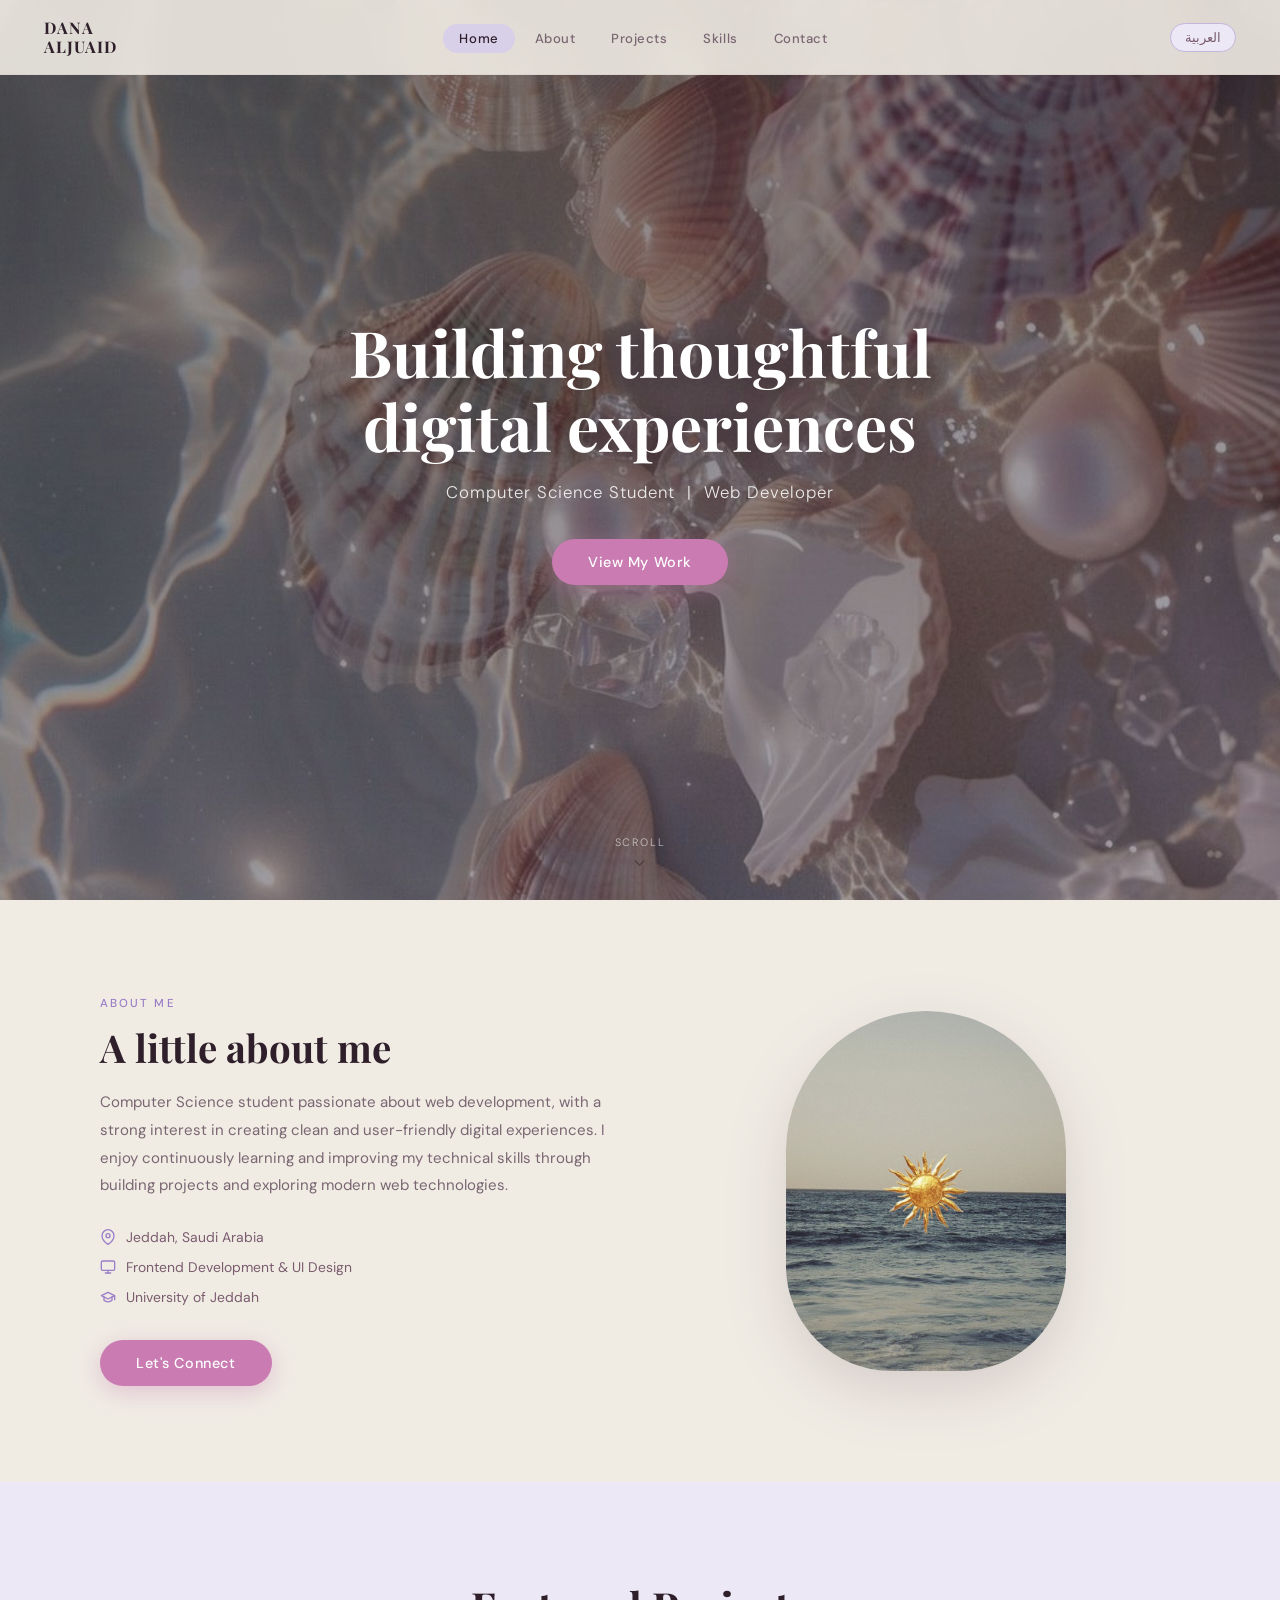
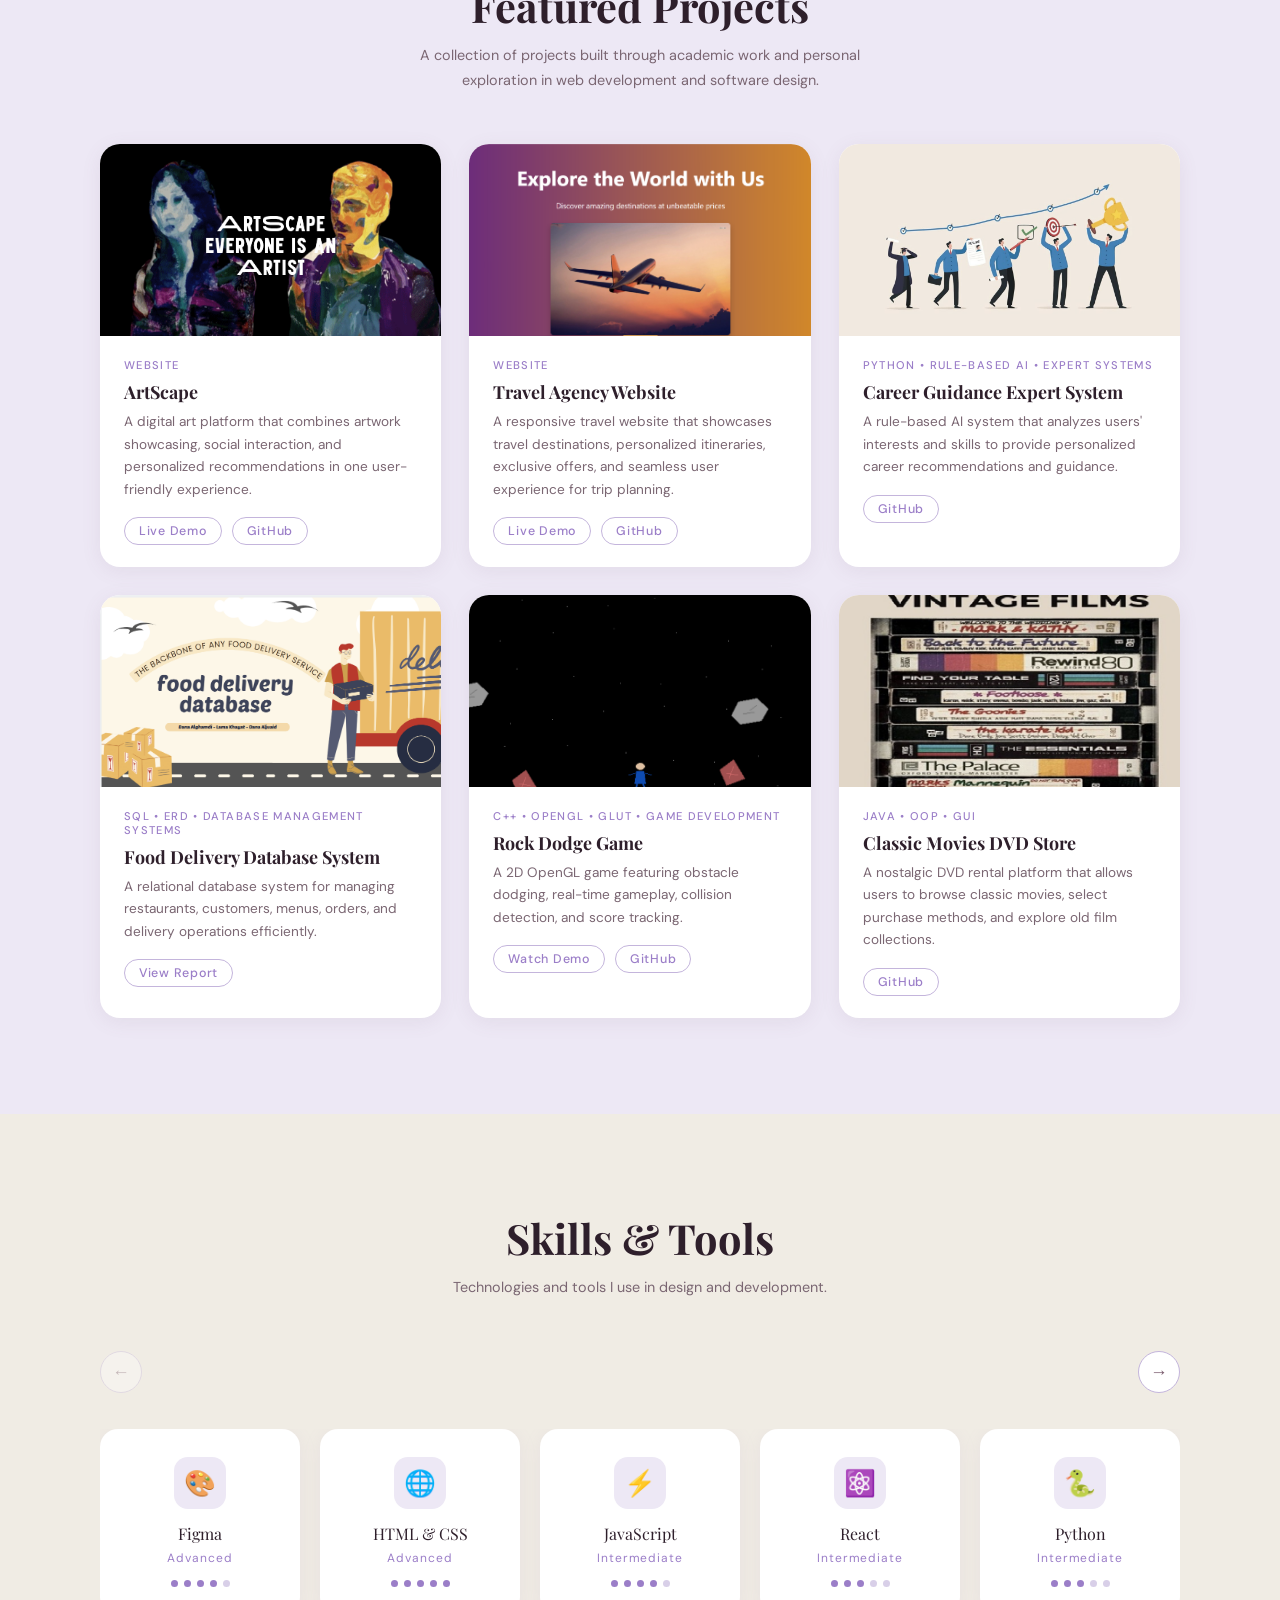
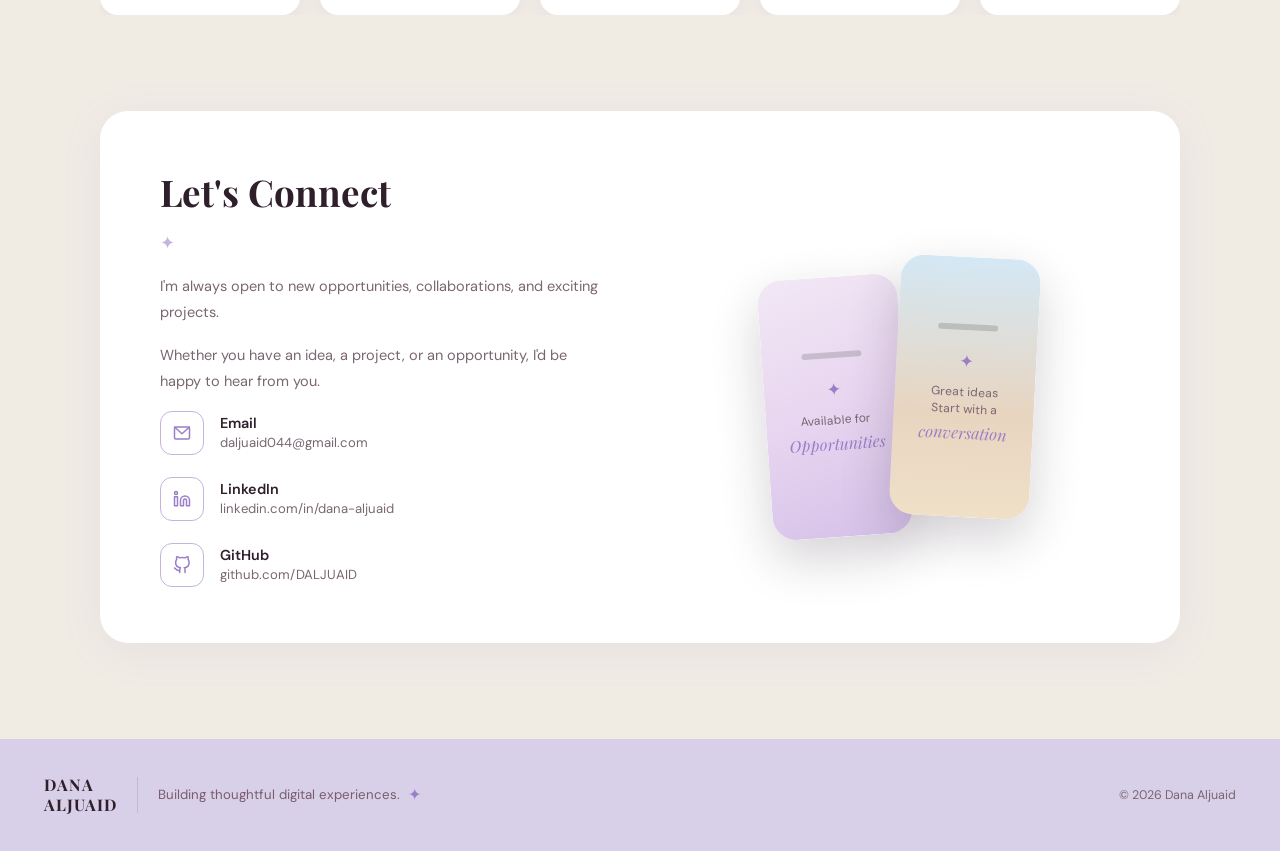
<file: index.html>
<!DOCTYPE html>
<html lang="en">
<head>
  <meta charset="UTF-8" />
  <meta name="viewport" content="width=device-width, initial-scale=1.0" />
  <title>Dana Aljuaid — Portfolio</title>
  <link rel="preconnect" href="https://fonts.googleapis.com" />
  <link rel="preconnect" href="https://fonts.gstatic.com" crossorigin />
  <link href="https://fonts.googleapis.com/css2?family=Playfair+Display:ital,wght@0,400;0,500;0,700;1,400&family=DM+Sans:wght@300;400;500&display=swap" rel="stylesheet" />
  <link rel="stylesheet" href="style.css" />
</head>
<body>
 
<!-- NAV -->
<nav id="navbar">
  <div class="logo">Dana<br>Aljuaid</div>
  <ul class="nav-links">
    <li><a href="#home" class="active">Home</a></li>
    <li><a href="#about">About</a></li>
    <li><a href="#projects">Projects</a></li>
    <li><a href="#skills">Skills</a></li>
    <li><a href="#contact">Contact</a></li>
  </ul>
  <a href="index-ar.html" class="lang-btn">العربية</a>
  <button class="hamburger" id="hamburger" aria-label="Menu">
    <span></span><span></span><span></span>
  </button>
</nav>
 
<!-- MOBILE MENU -->
<div class="mobile-menu" id="mobileMenu">
  <a href="#home"     onclick="closeMobile()">Home</a>
  <a href="#about"    onclick="closeMobile()">About</a>
  <a href="#projects" onclick="closeMobile()">Projects</a>
  <a href="#skills"   onclick="closeMobile()">Skills</a>
  <a href="#contact"  onclick="closeMobile()">Contact</a>
</div>
 
<!-- HERO -->
<section id="home">
  <div class="hero-bg"></div>
  <div class="hero-overlay"></div>
  <div class="hero-content">
    <h1 class="hero-title">Building thoughtful digital experiences</h1>
    <p class="hero-sub">Computer Science Student &nbsp;|&nbsp; Web Developer</p>
    <a href="#projects" class="btn-pill">View My Work</a>
  </div>
  <div class="scroll-hint">
    <span>Scroll</span>
    <svg width="18" height="18" viewBox="0 0 24 24" fill="none" stroke="currentColor" stroke-width="2" stroke-linecap="round" stroke-linejoin="round">
      <polyline points="6 9 12 15 18 9"/>
    </svg>
  </div>
</section>
 
<!-- ABOUT -->
<section id="about">
  <div class="section-inner">
    <div class="about-grid">
      <div class="reveal">
        <p class="about-label">About me</p>
        <h2 class="about-title">A little about me</h2>
        <p class="about-text">
          Computer Science student passionate about web development, with a strong interest in creating
          clean and user-friendly digital experiences. I enjoy continuously learning and improving
          my technical skills through building projects and exploring modern web technologies.
        </p>
        <div class="about-tags">
          <div class="about-tag">
            <svg viewBox="0 0 24 24" fill="none" stroke="currentColor" stroke-width="2" stroke-linecap="round" stroke-linejoin="round">
              <path d="M21 10c0 7-9 13-9 13s-9-6-9-13a9 9 0 0 1 18 0z"/><circle cx="12" cy="10" r="3"/>
            </svg>
            Jeddah, Saudi Arabia
          </div>
          <div class="about-tag">
            <svg viewBox="0 0 24 24" fill="none" stroke="currentColor" stroke-width="2" stroke-linecap="round" stroke-linejoin="round">
              <rect x="2" y="3" width="20" height="14" rx="2" ry="2"/><line x1="8" y1="21" x2="16" y2="21"/><line x1="12" y1="17" x2="12" y2="21"/>
            </svg>
            Frontend Development &amp; UI Design
          </div>
          <div class="about-tag">
            <svg viewBox="0 0 24 24" fill="none" stroke="currentColor" stroke-width="2" stroke-linecap="round" stroke-linejoin="round">
              <path d="M22 10v6M2 10l10-5 10 5-10 5z"/><path d="M6 12v5c3 3 9 3 12 0v-5"/>
            </svg>
            University of Jeddah
          </div>
        </div>
        <a href="#contact" class="btn-pill">Let's Connect</a>
      </div>
      <div class="about-img-wrap reveal">
        <img
          class="about-img"
          src="images/About.jpg"
          alt="Scenic ocean view"
          loading="lazy"
        />
      </div>
    </div>
  </div>
</section>
 
<!-- PROJECTS -->
<section id="projects">
  <div class="section-inner">
    <div class="section-header reveal">
      <h2>Featured Projects</h2>
      <p>A collection of projects built through academic work and personal exploration in web development and software design.</p>
    </div>
    <div class="projects-grid">
      <div class="project-card reveal">
        <img class="project-thumb" src="images/ArtScapeCard.png" alt="Code editor" loading="lazy" />
        <div class="project-info">
          <p class="project-tag">Website</p>
          <h3 class="project-name">ArtScape</h3>
          <p class="project-desc">A digital art platform that combines artwork showcasing, social interaction, and personalized recommendations in one user-friendly experience.</p>
          <div class="project-links">
            <a href="https://artscape-woad.vercel.app/" class="project-link">Live Demo</a>
            <a href="https://github.com/DALJUAID/ArtScape" class="project-link">GitHub</a>
          </div>
        </div>
      </div>
      <div class="project-card reveal">
        <img class="project-thumb" src="images/Travel.png" alt="Website" loading="lazy" />
        <div class="project-info">
          <p class="project-tag">Website</p>
          <h3 class="project-name">Travel Agency Website</h3>
          <p class="project-desc">A responsive travel website that showcases travel destinations, personalized itineraries, exclusive offers, and seamless user experience for trip planning.</p>
          <div class="project-links">
            <a href="#" class="project-link">Live Demo</a>
            <a href="https://github.com/DALJUAID/TravelAgencyWebsite" class="project-link">GitHub</a>
          </div>
        </div>
      </div>
       <div class="project-card reveal">
        <img class="project-thumb" src="images/career1.jpg" alt="Data visualization" loading="lazy" />
        <div class="project-info">
          <p class="project-tag">Python • Rule-Based AI • Expert Systems</p>
          <h3 class="project-name">Career Guidance Expert System</h3>
          <p class="project-desc">A rule-based AI system that analyzes users' interests and skills to provide personalized career recommendations and guidance.</p>
          <div class="project-links">
            <a href="https://github.com/DALJUAID/AI-CareerGuidance" class="project-link">GitHub</a>
          </div>
        </div>
      </div>
              <div class="project-card reveal">
        <img class="project-thumb" src="images/Database.png" alt="Data visualization" loading="lazy" />
        <div class="project-info">
          <p class="project-tag">SQL • ERD • Database Management Systems</p>
          <h3 class="project-name">Food Delivery Database System</h3>
          <p class="project-desc">A relational database system for managing restaurants, customers, menus, orders, and delivery operations efficiently. </p>         <div class="project-links">
            <a href="https://drive.google.com/file/d/1RqZ857RkEr-WCgJirQdav0LYdKPFnTgE/view?usp=sharing" class="project-link">View Report</a>
          </div>
        </div>
      </div>
      <div class="project-card reveal">
        <img class="project-thumb" src="images/Game1.png" alt="Data visualization" loading="lazy" />
        <div class="project-info">
          <p class="project-tag">C++ • OpenGL • GLUT • Game Development</p>
          <h3 class="project-name">Rock Dodge Game</h3>
          <p class="project-desc">A 2D OpenGL game featuring obstacle dodging, real-time gameplay, collision detection, and score tracking.</p>
          <div class="project-links">
            <a href="https://drive.google.com/file/d/17tWCCkfFxov5Dpnano_OHxBAPlAILE6P/view?usp=sharing" class="project-link">Watch Demo</a>
            <a href="https://github.com/DALJUAID/Rock-Dodge-Game/tree/main" class="project-link">GitHub</a>
          </div>
        </div>
      </div>
            <div class="project-card reveal">
        <img class="project-thumb" src="images/DVDsCard.png" alt="Data visualization" loading="lazy" />
        <div class="project-info">
          <p class="project-tag">Java • OOP • GUI</p>
          <h3 class="project-name">Classic Movies DVD Store</h3>
          <p class="project-desc">A nostalgic DVD rental platform that allows users to browse classic movies, select purchase methods, and explore old film collections.</p>
          <div class="project-links">
            <a href="https://github.com/DALJUAID/OldMoviesDVDApp" class="project-link">GitHub</a>
          </div>
        </div>
      </div>
    </div>
  </div>
</section>
 
<!-- SKILLS -->
<section id="skills">
  <div class="section-inner">
    <div class="section-header reveal">
      <h2>Skills &amp; Tools</h2>
      <p>Technologies and tools I use in design and development.</p>
    </div>
    <div class="skills-carousel-wrap reveal">
      <div class="skills-nav">
        <button class="carousel-btn" id="prevBtn" aria-label="Previous">&#8592;</button>
        <button class="carousel-btn" id="nextBtn" aria-label="Next">&#8594;</button>
      </div>
      <div class="skills-track-outer">
        <div class="skills-track" id="skillsTrack">
          <div class="skill-card">
            <div class="skill-icon">🎨</div>
            <div class="skill-card-name">Figma</div>
            <div class="skill-card-level">Advanced</div>
            <div class="skill-dot-row">
              <div class="skill-dot filled"></div><div class="skill-dot filled"></div>
              <div class="skill-dot filled"></div><div class="skill-dot filled"></div>
              <div class="skill-dot"></div>
            </div>
          </div>
          <div class="skill-card">
            <div class="skill-icon">🌐</div>
            <div class="skill-card-name">HTML &amp; CSS</div>
            <div class="skill-card-level">Advanced</div>
            <div class="skill-dot-row">
              <div class="skill-dot filled"></div><div class="skill-dot filled"></div>
              <div class="skill-dot filled"></div><div class="skill-dot filled"></div>
              <div class="skill-dot filled"></div>
            </div>
          </div>
          <div class="skill-card">
            <div class="skill-icon">⚡</div>
            <div class="skill-card-name">JavaScript</div>
            <div class="skill-card-level">Intermediate</div>
            <div class="skill-dot-row">
              <div class="skill-dot filled"></div><div class="skill-dot filled"></div>
              <div class="skill-dot filled"></div><div class="skill-dot filled"></div>
              <div class="skill-dot"></div>
            </div>
          </div>
          <div class="skill-card">
            <div class="skill-icon">⚛️</div>
            <div class="skill-card-name">React</div>
            <div class="skill-card-level">Intermediate</div>
            <div class="skill-dot-row">
              <div class="skill-dot filled"></div><div class="skill-dot filled"></div>
              <div class="skill-dot filled"></div><div class="skill-dot"></div>
              <div class="skill-dot"></div>
            </div>
          </div>
          <div class="skill-card">
            <div class="skill-icon">🐍</div>
            <div class="skill-card-name">Python</div>
            <div class="skill-card-level">Intermediate</div>
            <div class="skill-dot-row">
              <div class="skill-dot filled"></div><div class="skill-dot filled"></div>
              <div class="skill-dot filled"></div><div class="skill-dot"></div>
              <div class="skill-dot"></div>
            </div>
          </div>
          <div class="skill-card">
            <div class="skill-icon">🗄️</div>
            <div class="skill-card-name">SQL</div>
            <div class="skill-card-level">Beginner</div>
            <div class="skill-dot-row">
              <div class="skill-dot filled"></div><div class="skill-dot filled"></div>
              <div class="skill-dot"></div><div class="skill-dot"></div>
              <div class="skill-dot"></div>
            </div>
          </div>
          <div class="skill-card">
            <div class="skill-icon">🌿</div>
            <div class="skill-card-name">Git &amp; GitHub</div>
            <div class="skill-card-level">Intermediate</div>
            <div class="skill-dot-row">
              <div class="skill-dot filled"></div><div class="skill-dot filled"></div>
              <div class="skill-dot filled"></div><div class="skill-dot"></div>
              <div class="skill-dot"></div>
            </div>
          </div>
          <div class="skill-card">
            <div class="skill-icon">📱</div>
            <div class="skill-card-name">UI/UX Design</div>
            <div class="skill-card-level">Advanced</div>
            <div class="skill-dot-row">
              <div class="skill-dot filled"></div><div class="skill-dot filled"></div>
              <div class="skill-dot filled"></div><div class="skill-dot filled"></div>
              <div class="skill-dot"></div>
            </div>
          </div>
        </div>
      </div>
    </div>
  </div>
</section>
 
<!-- CONTACT -->
<section id="contact">
  <div class="section-inner">
    <div class="contact-card reveal">
      <div>
        <h2 class="connect-title">Let's Connect</h2>
        <div class="connect-deco"><span>✦</span></div>
        <p class="connect-text">
          I'm always open to new opportunities, collaborations, and exciting projects. 
        <p class="connect-text">Whether you have an idea, a project, or an opportunity, I'd be happy to hear from you.<p/>

        </p>
        <div class="contact-items">
          <div class="contact-item">
            <div class="contact-icon">
              <svg width="18" height="18" viewBox="0 0 24 24" fill="none" stroke="currentColor" stroke-width="2" stroke-linecap="round" stroke-linejoin="round">
                <rect x="2" y="4" width="20" height="16" rx="2"/><polyline points="22,4 12,13 2,4"/>
              </svg>
            </div>
            <div class="contact-item-info">
              <span class="contact-item-label">Email</span>
              <a href="mailto:daljuaid044@gmail.com" class="contact-item-val">daljuaid044@gmail.com</a>
            </div>
          </div>
          <div class="contact-item">
            <div class="contact-icon">
              <svg width="18" height="18" viewBox="0 0 24 24" fill="none" stroke="currentColor" stroke-width="2" stroke-linecap="round" stroke-linejoin="round">
                <path d="M16 8a6 6 0 0 1 6 6v7h-4v-7a2 2 0 0 0-2-2 2 2 0 0 0-2 2v7h-4v-7a6 6 0 0 1 6-6z"/>
                <rect x="2" y="9" width="4" height="12"/><circle cx="4" cy="4" r="2"/>
              </svg>
            </div>
            <div class="contact-item-info">
              <span class="contact-item-label">LinkedIn</span>
              <a href="https://www.linkedin.com/in/dana-al-juaid-0b79523a8/" target="_blank" class="contact-item-val">linkedin.com/in/dana-aljuaid</a>
            </div>
          </div>
          <div class="contact-item">
            <div class="contact-icon">
              <svg width="18" height="18" viewBox="0 0 24 24" fill="none" stroke="currentColor" stroke-width="2" stroke-linecap="round" stroke-linejoin="round">
                <path d="M9 19c-5 1.5-5-2.5-7-3m14 6v-3.87a3.37 3.37 0 0 0-.94-2.61c3.14-.35 6.44-1.54 6.44-7A5.44 5.44 0 0 0 20 4.77 5.07 5.07 0 0 0 19.91 1S18.73.65 16 2.48a13.38 13.38 0 0 0-7 0C6.27.65 5.09 1 5.09 1A5.07 5.07 0 0 0 5 4.77a5.44 5.44 0 0 0-1.5 3.78c0 5.42 3.3 6.61 6.44 7A3.37 3.37 0 0 0 9 18.13V22"/>
              </svg>
            </div>
            <div class="contact-item-info">
              <span class="contact-item-label">GitHub</span>
              <a href="https://github.com/DALJUAID" target="_blank" class="contact-item-val">github.com/DALJUAID</a>
            </div>
          </div>
        </div>
      </div>
 
      <!-- Phone Mockups -->
      <div class="phones-wrap">
        <div class="phone phone-left">
          <div class="phone-inner">
            <div class="phone-notch"></div>
            <div class="phone-sparkle">✦</div>
            <div class="phone-text">
              Available for
              <em>Opportunities</em>
            </div>
          </div>
        </div>
        <div class="phone phone-right">
          <div class="phone-inner beach">
            <div class="phone-notch"></div>
            <div class="phone-sparkle">✦</div>
            <div class="phone-text">
              Great ideas<br>Start with a
              <em>conversation</em>
            </div>
          </div>
        </div>
      </div>
    </div>
  </div>
</section>
 
<!-- FOOTER -->
<footer>
  <div class="footer-logo">Dana<br>Aljuaid</div>
  <div class="footer-divider"></div>
  <div class="footer-tagline">
    Building thoughtful digital experiences.
    <span class="footer-star">✦</span>
  </div>
  <div class="footer-copy">&copy; 2026 Dana Aljuaid</div>
</footer>
 
<div class="toast" id="toast">Message sent! I'll get back to you soon ✨</div>
 
<script src="script.js"></script>
</body>
</html>
</file>
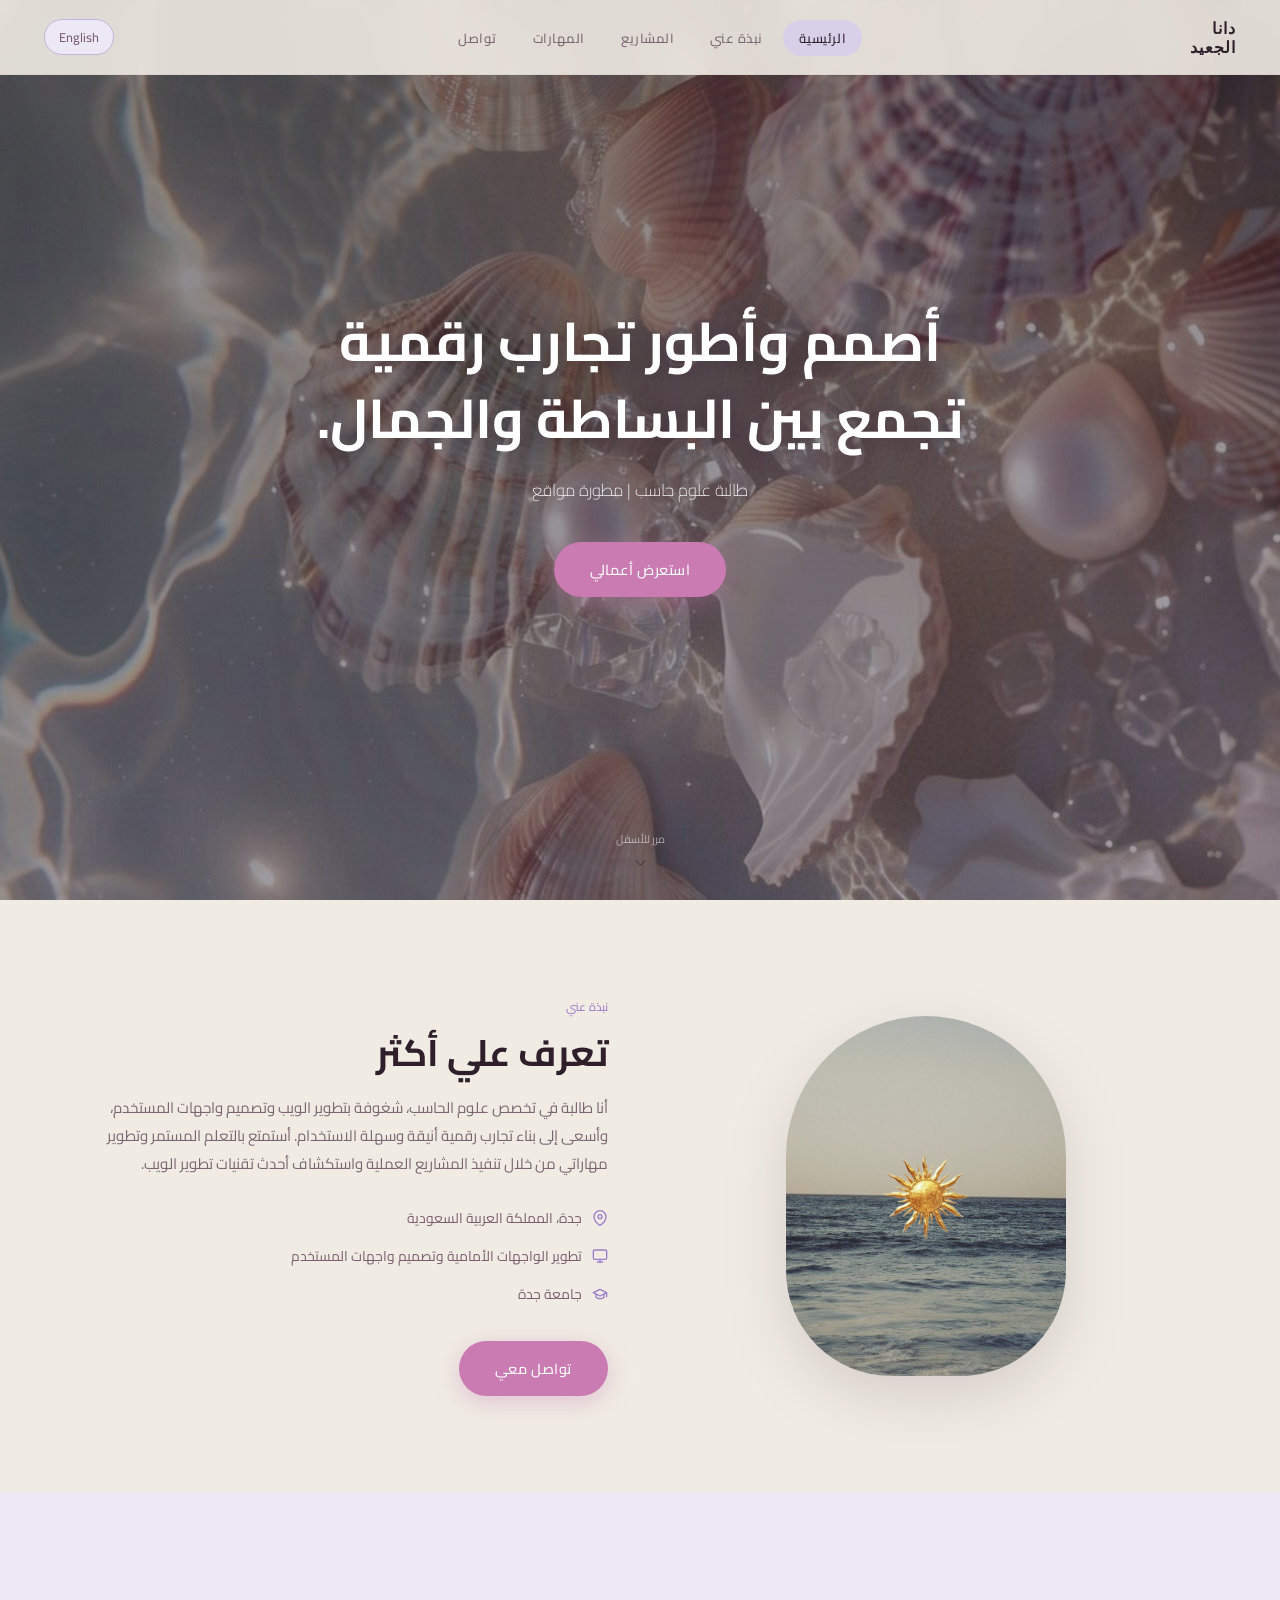
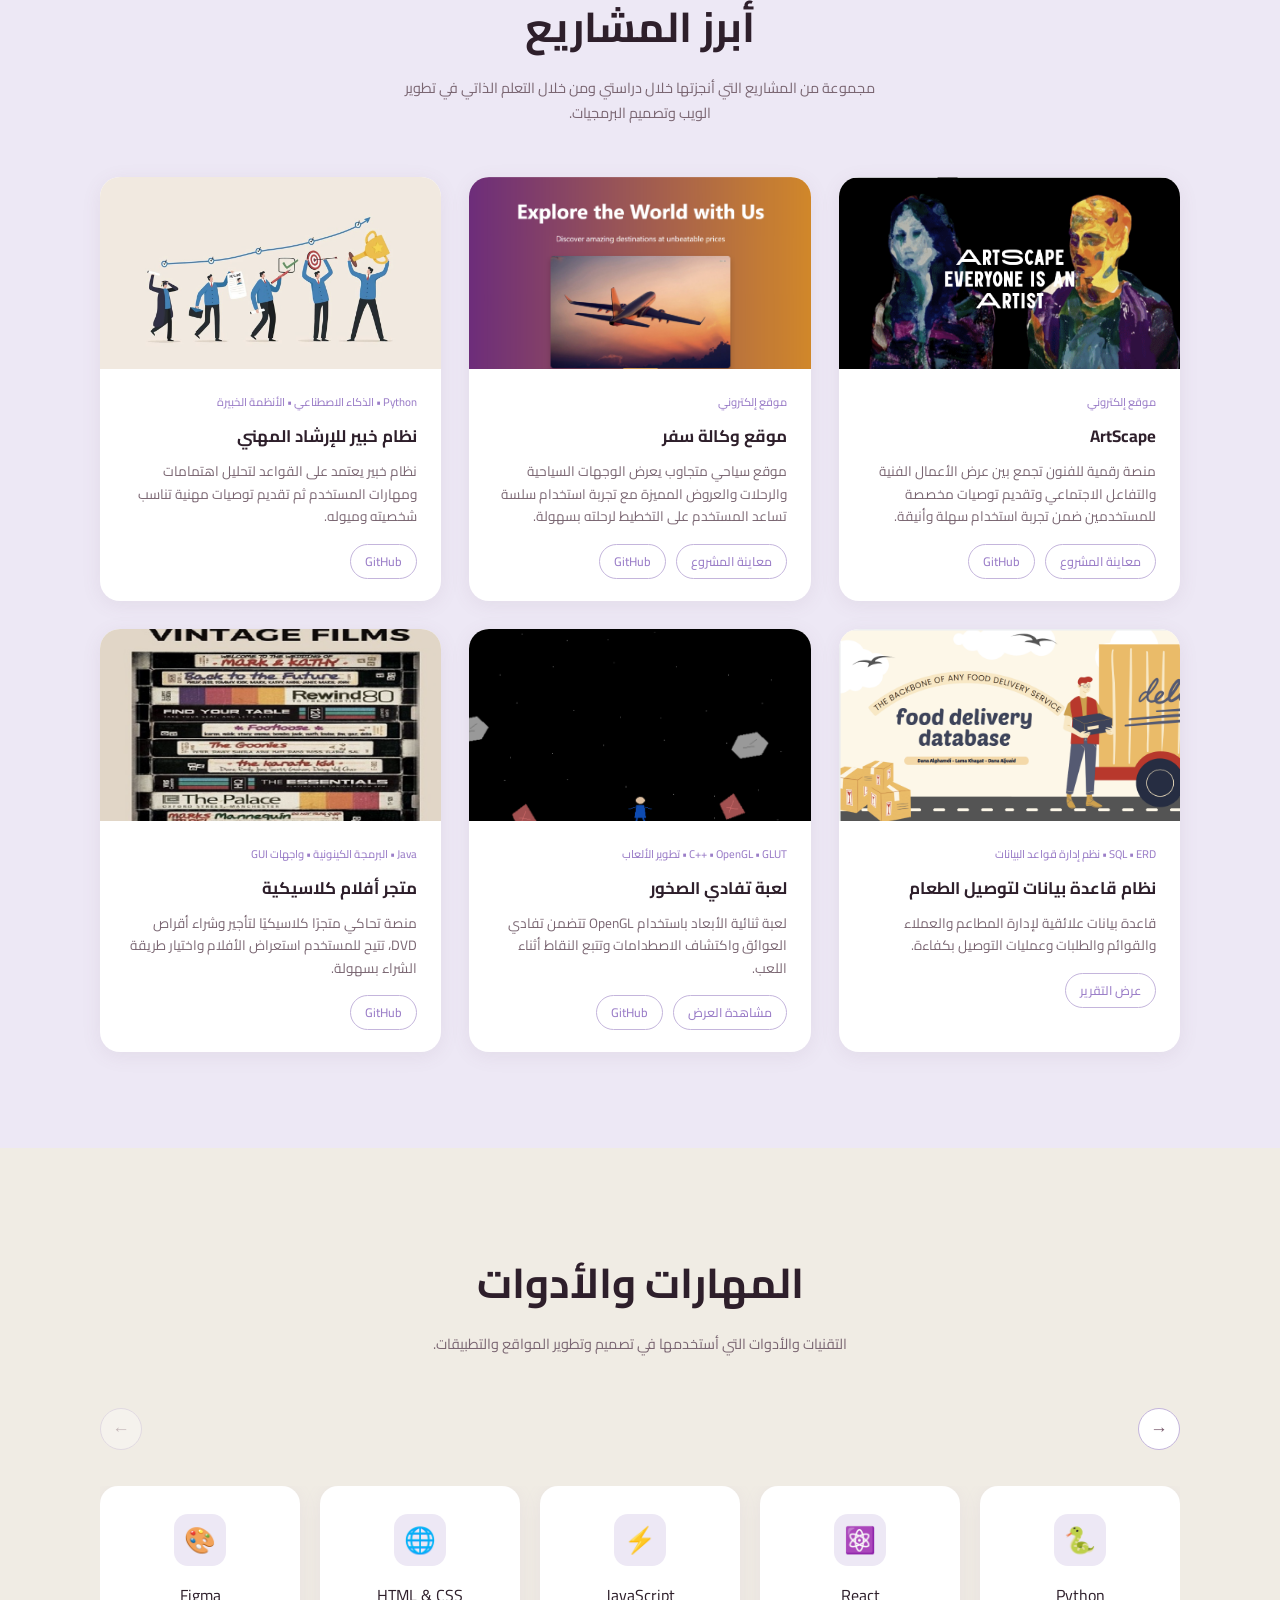
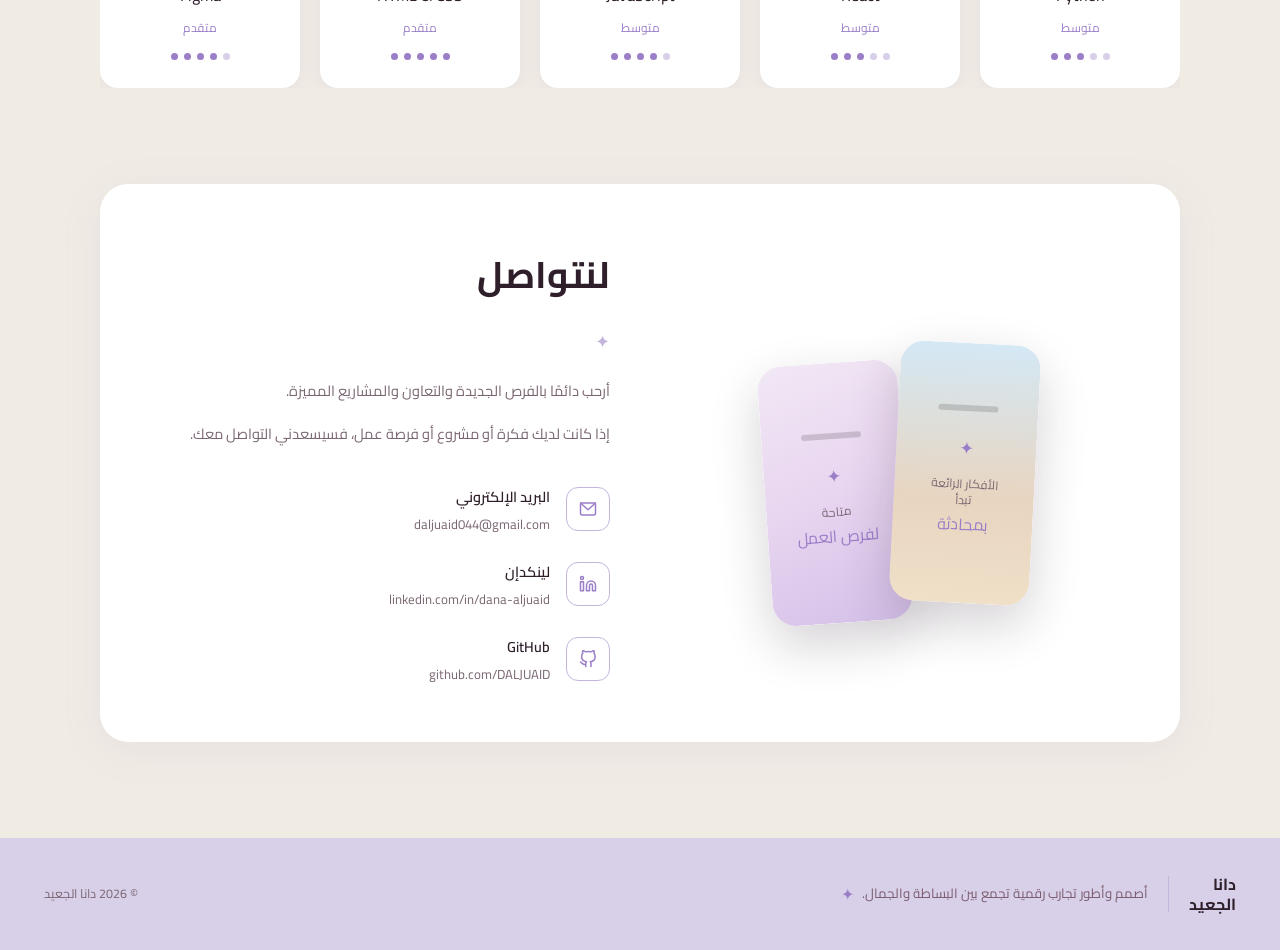
<file: index-ar.html>
<!DOCTYPE html>
<html lang="ar" dir="rtl">

<head>
    <meta charset="UTF-8" />
    <meta name="viewport" content="width=device-width, initial-scale=1.0" />
    <title>دانا الجعيد | معرض الأعمال</title>

    <link rel="preconnect" href="https://fonts.googleapis.com" />
    <link rel="preconnect" href="https://fonts.gstatic.com" crossorigin />
    <link
        href="https://fonts.googleapis.com/css2?family=Cairo:wght@300;400;600;700&family=Playfair+Display:wght@700&display=swap"
        rel="stylesheet" />

    <link rel="stylesheet" href="style.css" />
</head>

<body>

    <!-- NAV -->
    <nav id="navbar">
<div class="logo">
        دانا<br>الجعيد
    </div>

    <ul class="nav-links">
        <li><a href="#home" class="active">الرئيسية</a></li>
        <li><a href="#about">نبذة عني</a></li>
        <li><a href="#projects">المشاريع</a></li>
        <li><a href="#skills">المهارات</a></li>
        <li><a href="#contact">تواصل</a></li>
    </ul>

        <a href="index.html" class="lang-btn">English</a>


    <button class="hamburger" id="hamburger" aria-label="القائمة">
        <span></span>
        <span></span>
        <span></span>
    </button>

    </nav>

    <!-- MOBILE MENU -->

    <div class="mobile-menu" id="mobileMenu">

        <a href="#home" onclick="closeMobile()">الرئيسية</a>

        <a href="#about" onclick="closeMobile()">نبذة عني</a>

        <a href="#projects" onclick="closeMobile()">المشاريع</a>

        <a href="#skills" onclick="closeMobile()">المهارات</a>

        <a href="#contact" onclick="closeMobile()">تواصل</a>

    </div>

    <!-- HERO -->

    <section id="home">

        <div class="hero-bg"></div>

        <div class="hero-overlay"></div>

        <div class="hero-content">

            <h1 class="hero-title">
                أصمم وأطور تجارب رقمية تجمع بين البساطة والجمال.
            </h1>

            <p class="hero-sub">
                طالبة علوم حاسب | مطورة مواقع
            </p>

            <a href="#projects" class="btn-pill">
                استعرض أعمالي
            </a>

        </div>

        <div class="scroll-hint">

            <span>مرر للأسفل</span>

            <svg width="18" height="18" viewBox="0 0 24 24" fill="none" stroke="currentColor" stroke-width="2"
                stroke-linecap="round" stroke-linejoin="round">

                <polyline points="6 9 12 15 18 9" />

            </svg>

        </div>

    </section>

    <!-- ABOUT -->
    <section id="about">
        <div class="section-inner">
            <div class="about-grid">
                <div class="reveal">
                    <p class="about-label">نبذة عني</p>
                    <h2 class="about-title">تعرف علي أكثر</h2>
                    <p class="about-text">
                        أنا طالبة في تخصص علوم الحاسب، شغوفة بتطوير الويب وتصميم واجهات المستخدم، وأسعى إلى بناء
                        تجارب رقمية أنيقة وسهلة الاستخدام. أستمتع بالتعلم المستمر وتطوير مهاراتي من خلال تنفيذ
                        المشاريع العملية واستكشاف أحدث تقنيات تطوير الويب.

                    </p>
                    <div class="about-tags">
                        <div class="about-tag">
                            <svg viewBox="0 0 24 24" fill="none" stroke="currentColor" stroke-width="2"
                                stroke-linecap="round" stroke-linejoin="round">
                                <path d="M21 10c0 7-9 13-9 13s-9-6-9-13a9 9 0 0 1 18 0z" />
                                <circle cx="12" cy="10" r="3" />
                            </svg>
                            جدة، المملكة العربية السعودية
                        </div>
                        <div class="about-tag">
                            <svg viewBox="0 0 24 24" fill="none" stroke="currentColor" stroke-width="2"
                                stroke-linecap="round" stroke-linejoin="round">
                                <rect x="2" y="3" width="20" height="14" rx="2" ry="2" />
                                <line x1="8" y1="21" x2="16" y2="21" />
                                <line x1="12" y1="17" x2="12" y2="21" />
                            </svg>
                            تطوير الواجهات الأمامية وتصميم واجهات المستخدم
                        </div>
                        <div class="about-tag">
                            <svg viewBox="0 0 24 24" fill="none" stroke="currentColor" stroke-width="2"
                                stroke-linecap="round" stroke-linejoin="round">
                                <path d="M22 10v6M2 10l10-5 10 5-10 5z" />
                                <path d="M6 12v5c3 3 9 3 12 0v-5" />
                            </svg>
                            جامعة جدة
                        </div>
                    </div>
                    <a href="#contact" class="btn-pill">تواصل معي</a>
                </div>
                <div class="about-img-wrap reveal">
                    <img class="about-img" src="images/About.jpg" alt="Scenic ocean view" loading="lazy" />
                </div>
            </div>
        </div>
    </section>

    <!-- PROJECTS -->
    <section id="projects">
        <div class="section-inner">

            <div class="section-header reveal">
                <h2>أبرز المشاريع</h2>
                <p>
                    مجموعة من المشاريع التي أنجزتها خلال دراستي ومن خلال التعلم الذاتي في تطوير الويب وتصميم
                    البرمجيات.
                </p>
            </div>

            <div class="projects-grid">

                <!-- ArtScape -->
                <div class="project-card reveal">
                    <img class="project-thumb" src="images/ArtScapeCard.png" alt="ArtScape" loading="lazy" />

                    <div class="project-info">
                        <p class="project-tag">موقع إلكتروني</p>

                        <h3 class="project-name">ArtScape</h3>

                        <p class="project-desc">
                            منصة رقمية للفنون تجمع بين عرض الأعمال الفنية والتفاعل الاجتماعي وتقديم توصيات مخصصة
                            للمستخدمين ضمن تجربة استخدام سهلة وأنيقة.
                        </p>

                        <div class="project-links">
                            <a href="https://artscape-woad.vercel.app/" class="project-link">
                                معاينة المشروع
                            </a>

                            <a href="https://github.com/DALJUAID/ArtScape" class="project-link">
                                GitHub
                            </a>
                        </div>
                    </div>
                </div>

                <!-- Travel -->

                <div class="project-card reveal">

                    <img class="project-thumb" src="images/Travel.png" alt="Travel Website" loading="lazy" />

                    <div class="project-info">

                        <p class="project-tag">
                            موقع إلكتروني
                        </p>

                        <h3 class="project-name">
                            موقع وكالة سفر
                        </h3>

                        <p class="project-desc">
                            موقع سياحي متجاوب يعرض الوجهات السياحية والرحلات والعروض المميزة مع تجربة استخدام سلسة
                            تساعد المستخدم على التخطيط لرحلته بسهولة.
                        </p>

                        <div class="project-links">

                            <a href="#" class="project-link">
                                معاينة المشروع
                            </a>

                            <a href="https://github.com/DALJUAID/TravelAgencyWebsite" class="project-link">
                                GitHub
                            </a>

                        </div>

                    </div>

                </div>

                <!-- AI -->

                <div class="project-card reveal">

                    <img class="project-thumb" src="images/career1.jpg" alt="Career Guidance" loading="lazy" />

                    <div class="project-info">

                        <p class="project-tag">
                            Python • الذكاء الاصطناعي • الأنظمة الخبيرة
                        </p>

                        <h3 class="project-name">
                            نظام خبير للإرشاد المهني
                        </h3>

                        <p class="project-desc">
                            نظام خبير يعتمد على القواعد لتحليل اهتمامات ومهارات المستخدم ثم تقديم توصيات مهنية تناسب
                            شخصيته وميوله.
                        </p>

                        <div class="project-links">

                            <a href="https://github.com/DALJUAID/AI-CareerGuidance" class="project-link">
                                GitHub
                            </a>

                        </div>

                    </div>

                </div>

                <!-- Database -->

                <div class="project-card reveal">

                    <img class="project-thumb" src="images/Database.png" alt="Database" loading="lazy" />

                    <div class="project-info">

                        <p class="project-tag">
                            SQL • ERD • نظم إدارة قواعد البيانات
                        </p>

                        <h3 class="project-name">
                            نظام قاعدة بيانات لتوصيل الطعام
                        </h3>

                        <p class="project-desc">
                            قاعدة بيانات علائقية لإدارة المطاعم والعملاء والقوائم والطلبات وعمليات التوصيل بكفاءة.
                        </p>

                        <div class="project-links">

                            <a href="https://drive.google.com/file/d/1RqZ857RkEr-WCgJirQdav0LYdKPFnTgE/view?usp=sharing"
                                class="project-link">
                                عرض التقرير
                            </a>

                        </div>

                    </div>

                </div>

                <!-- Game -->

                <div class="project-card reveal">

                    <img class="project-thumb" src="images/Game1.png" alt="Game" loading="lazy" />

                    <div class="project-info">

                        <p class="project-tag">
                            C++ • OpenGL • GLUT • تطوير الألعاب
                        </p>

                        <h3 class="project-name">
                            لعبة تفادي الصخور
                        </h3>

                        <p class="project-desc">
                            لعبة ثنائية الأبعاد باستخدام OpenGL تتضمن تفادي العوائق واكتشاف الاصطدامات وتتبع النقاط
                            أثناء اللعب.
                        </p>

                        <div class="project-links">

                            <a href="https://drive.google.com/file/d/17tWCCkfFxov5Dpnano_OHxBAPlAILE6P/view?usp=sharing"
                                class="project-link">
                                مشاهدة العرض
                            </a>

                            <a href="https://github.com/DALJUAID/Rock-Dodge-Game/tree/main" class="project-link">
                                GitHub
                            </a>

                        </div>

                    </div>

                </div>

                <!-- DVD -->

                <div class="project-card reveal">

                    <img class="project-thumb" src="images/DVDsCard.png" alt="DVD Store" loading="lazy" />

                    <div class="project-info">

                        <p class="project-tag">
                            Java • البرمجة الكينونية • واجهات GUI
                        </p>

                        <h3 class="project-name">
                            متجر أفلام كلاسيكية
                        </h3>

                        <p class="project-desc">
                            منصة تحاكي متجرًا كلاسيكيًا لتأجير وشراء أقراص DVD، تتيح للمستخدم استعراض الأفلام
                            واختيار طريقة الشراء بسهولة.
                        </p>

                        <div class="project-links">

                            <a href="https://github.com/DALJUAID/OldMoviesDVDApp" class="project-link">
                                GitHub
                            </a>

                        </div>

                    </div>

                </div>

            </div>

        </div>
    </section>

    <!-- SKILLS -->
    <section id="skills">
        <div class="section-inner">

            <div class="section-header reveal">
                <h2>المهارات والأدوات</h2>
                <p>
                    التقنيات والأدوات التي أستخدمها في تصميم وتطوير المواقع والتطبيقات.
                </p>
            </div>
            <div class="skills-carousel-wrap reveal">
                <div class="skills-nav">
                    <button class="carousel-btn" id="nextBtn" aria-label="Next">&#8594;</button>
                    <button class="carousel-btn" id="prevBtn" aria-label="Previous">&#8592;</button>
                </div>
                <div class="skills-track-outer">
                    <div class="skills-track" id="skillsTrack">
                        <div class="skill-card">
                            <div class="skill-icon">🎨</div>
                            <div class="skill-card-name">Figma</div>
                            <div class="skill-card-level">متقدم</div>
                            <div class="skill-dot-row">
                                <div class="skill-dot filled"></div>
                                <div class="skill-dot filled"></div>
                                <div class="skill-dot filled"></div>
                                <div class="skill-dot filled"></div>
                                <div class="skill-dot"></div>
                            </div>
                        </div>
                        <div class="skill-card">
                            <div class="skill-icon">🌐</div>
                            <div class="skill-card-name">HTML &amp; CSS</div>
                            <div class="skill-card-level">متقدم</div>
                            <div class="skill-dot-row">
                                <div class="skill-dot filled"></div>
                                <div class="skill-dot filled"></div>
                                <div class="skill-dot filled"></div>
                                <div class="skill-dot filled"></div>
                                <div class="skill-dot filled"></div>
                            </div>
                        </div>
                        <div class="skill-card">
                            <div class="skill-icon">⚡</div>
                            <div class="skill-card-name">JavaScript</div>
                            <div class="skill-card-level">متوسط</div>
                            <div class="skill-dot-row">
                                <div class="skill-dot filled"></div>
                                <div class="skill-dot filled"></div>
                                <div class="skill-dot filled"></div>
                                <div class="skill-dot filled"></div>
                                <div class="skill-dot"></div>
                            </div>
                        </div>
                        <div class="skill-card">
                            <div class="skill-icon">⚛️</div>
                            <div class="skill-card-name">React</div>
                            <div class="skill-card-level">متوسط</div>
                            <div class="skill-dot-row">
                                <div class="skill-dot filled"></div>
                                <div class="skill-dot filled"></div>
                                <div class="skill-dot filled"></div>
                                <div class="skill-dot"></div>
                                <div class="skill-dot"></div>
                            </div>
                        </div>
                        <div class="skill-card">
                            <div class="skill-icon">🐍</div>
                            <div class="skill-card-name">Python</div>
                            <div class="skill-card-level">متوسط</div>
                            <div class="skill-dot-row">
                                <div class="skill-dot filled"></div>
                                <div class="skill-dot filled"></div>
                                <div class="skill-dot filled"></div>
                                <div class="skill-dot"></div>
                                <div class="skill-dot"></div>
                            </div>
                        </div>
                        <div class="skill-card">
                            <div class="skill-icon">🗄️</div>
                            <div class="skill-card-name">SQL</div>
                            <div class="skill-card-level">مبتدئ</div>
                            <div class="skill-dot-row">
                                <div class="skill-dot filled"></div>
                                <div class="skill-dot filled"></div>
                                <div class="skill-dot"></div>
                                <div class="skill-dot"></div>
                                <div class="skill-dot"></div>
                            </div>
                        </div>
                        <div class="skill-card">
                            <div class="skill-icon">🌿</div>
                            <div class="skill-card-name">Git &amp; GitHub</div>
                            <div class="skill-card-level">متوسط</div>
                            <div class="skill-dot-row">
                                <div class="skill-dot filled"></div>
                                <div class="skill-dot filled"></div>
                                <div class="skill-dot filled"></div>
                                <div class="skill-dot"></div>
                                <div class="skill-dot"></div>
                            </div>
                        </div>
                        <div class="skill-card">
                            <div class="skill-icon">📱</div>
                            <div class="skill-card-name">تصميم واجهات وتجربة المستخدم</div>
                            <div class="skill-card-level">متقدم</div>
                            <div class="skill-dot-row">
                                <div class="skill-dot filled"></div>
                                <div class="skill-dot filled"></div>
                                <div class="skill-dot filled"></div>
                                <div class="skill-dot filled"></div>
                                <div class="skill-dot"></div>
                            </div>
                        </div>
                    </div>
                </div>
            </div>
        </div>
    </section>

    <!-- CONTACT -->
    <section id="contact">
        <div class="section-inner">
            <div class="contact-card reveal">
                <div>
                    <h2 class="connect-title">لنتواصل</h2>
                    <div class="connect-deco"><span>✦</span></div>
                    <p class="connect-text">
                        أرحب دائمًا بالفرص الجديدة والتعاون والمشاريع المميزة.
                    </p>

                    <p class="connect-text">
                        إذا كانت لديك فكرة أو مشروع أو فرصة عمل، فسيسعدني التواصل معك.
                    </p>
                    <div class="contact-items">
                        <div class="contact-item">
                            <div class="contact-icon">
                                <svg width="18" height="18" viewBox="0 0 24 24" fill="none" stroke="currentColor"
                                    stroke-width="2" stroke-linecap="round" stroke-linejoin="round">
                                    <rect x="2" y="4" width="20" height="16" rx="2" />
                                    <polyline points="22,4 12,13 2,4" />
                                </svg>
                            </div>
                            <div class="contact-item-info">
                                <span class="contact-item-label">البريد الإلكتروني</span>
                                <a href="mailto:daljuaid044@gmail.com"
                                    class="contact-item-val">daljuaid044@gmail.com</a>
                            </div>
                        </div>
                        <div class="contact-item">
                            <div class="contact-icon">
                                <svg width="18" height="18" viewBox="0 0 24 24" fill="none" stroke="currentColor"
                                    stroke-width="2" stroke-linecap="round" stroke-linejoin="round">
                                    <path
                                        d="M16 8a6 6 0 0 1 6 6v7h-4v-7a2 2 0 0 0-2-2 2 2 0 0 0-2 2v7h-4v-7a6 6 0 0 1 6-6z" />
                                    <rect x="2" y="9" width="4" height="12" />
                                    <circle cx="4" cy="4" r="2" />
                                </svg>
                            </div>
                            <div class="contact-item-info">
                                <span class="contact-item-label">لينكدإن</span>
                                <a href="www.linkedin.com/in/dana-al-juaid-0b79523a8" target="_blank"
                                    class="contact-item-val">linkedin.com/in/dana-aljuaid</a>
                            </div>
                        </div>
                        <div class="contact-item">
                            <div class="contact-icon">
                                <svg width="18" height="18" viewBox="0 0 24 24" fill="none" stroke="currentColor"
                                    stroke-width="2" stroke-linecap="round" stroke-linejoin="round">
                                    <path
                                        d="M9 19c-5 1.5-5-2.5-7-3m14 6v-3.87a3.37 3.37 0 0 0-.94-2.61c3.14-.35 6.44-1.54 6.44-7A5.44 5.44 0 0 0 20 4.77 5.07 5.07 0 0 0 19.91 1S18.73.65 16 2.48a13.38 13.38 0 0 0-7 0C6.27.65 5.09 1 5.09 1A5.07 5.07 0 0 0 5 4.77a5.44 5.44 0 0 0-1.5 3.78c0 5.42 3.3 6.61 6.44 7A3.37 3.37 0 0 0 9 18.13V22" />
                                </svg>
                            </div>
                            <div class="contact-item-info">
                                <span class="contact-item-label">GitHub</span>
                                <a href="https://github.com/DALJUAID" target="_blank"
                                    class="contact-item-val">github.com/DALJUAID</a>
                            </div>
                        </div>
                    </div>
                </div>

                <!-- Phone Mockups -->
                <div class="phones-wrap">
                    <div class="phone phone-left">
                        <div class="phone-inner">
                            <div class="phone-notch"></div>
                            <div class="phone-sparkle">✦</div>
                            <div class="phone-text">
                                متاحة
                                <em>لفرص العمل</em>
                            </div>
                        </div>
                    </div>
                    <div class="phone phone-right">
                        <div class="phone-inner beach">
                            <div class="phone-notch"></div>
                            <div class="phone-sparkle">✦</div>
                            <div class="phone-text">
                                الأفكار الرائعة<br>تبدأ
                                <em>بمحادثة</em>
                            </div>
                        </div>
                    </div>
                </div>
            </div>
        </div>
    </section>

    <!-- FOOTER -->
    <footer>
        <div class="footer-logo">دانا<br>الجعيد</div>
        <div class="footer-divider"></div>
        <div class="footer-tagline">
            أصمم وأطور تجارب رقمية تجمع بين البساطة والجمال.
            <span class="footer-star">✦</span>
        </div>
        <div class="footer-copy">&copy; 2026 دانا الجعيد</div>
    </footer>

    <div class="toast" id="toast">تم إرسال رسالتك بنجاح ✨
        سأتواصل معك في أقرب وقت. </div>

    <script src="script.js"></script>
</body>

</html>
</file>
<file: style.css>
*, *::before, *::after { box-sizing: border-box; margin: 0; padding: 0; }

:root {
  --cream: #f0ece4;
  --lavender: #d8cfe8;
  --lavender-light: #ede8f5;
  --lavender-mid: #c4b5dc;
  --blush: #e8cfd8;
  --dusty: #c4a8b8;
  --plum: #7a5c6e;
  --deep: #2e1f2b;
  --soft-pink: #d9a8c0;
  --accent: #9b7ec8;
  --accent2: #c97bb2;
  --white: #ffffff;
  --text: #3a2a35;
  --muted: #7a6672;
  --nav-bg: rgba(240, 236, 228, 0.9);
}

html { scroll-behavior: smooth; }

body {
  font-family: 'DM Sans', sans-serif;
  background: var(--cream);
  color: var(--text);
  overflow-x: hidden;
}

/* ══════════════════════════════
   NAV
══════════════════════════════ */
nav {
  position: fixed;
  top: 0; left: 0; right: 0;
  z-index: 100;
  display: flex;
  align-items: center;
  justify-content: space-between;
  padding: 18px 44px;
  background: var(--nav-bg);
  -webkit-backdrop-filter: blur(14px);
  backdrop-filter: blur(14px);
  border-bottom: 1px solid rgba(196,168,184,0.2);
  transition: box-shadow 0.3s;
}
nav.scrolled { box-shadow: 0 4px 24px rgba(122,92,110,0.1); }

.logo {
  font-family: 'Playfair Display', serif;
  font-size: 1rem;
  font-weight: 700;
  letter-spacing: 0.06em;
  color: var(--deep);
  line-height: 1.2;
  text-transform: uppercase;
}

.nav-links {
  display: flex;
  gap: 4px;
  list-style: none;
}
.nav-links a {
  font-size: 0.82rem;
  font-weight: 500;
  letter-spacing: 0.04em;
  color: var(--muted);
  text-decoration: none;
  padding: 6px 16px;
  border-radius: 20px;
  transition: background 0.2s, color 0.2s;
}
.nav-links a:hover,
.nav-links a.active {
  background: var(--lavender);
  color: var(--deep);
}

/* Language toggle button */
.lang-btn {
  font-size: 0.8rem;
  font-weight: 500;
  color: var(--plum);
  background: var(--lavender-light);
  border: 1.5px solid var(--lavender-mid);
  border-radius: 20px;
  padding: 5px 14px;
  text-decoration: none;
  cursor: pointer;
  white-space: nowrap;
  transition: background 0.2s, border-color 0.2s, color 0.2s;
  flex-shrink: 0;
}
.lang-btn:hover {
  background: var(--lavender);
  border-color: var(--accent);
  color: var(--deep);
}

/* Hamburger */
.hamburger {
  display: none;
  flex-direction: column;
  gap: 5px;
  cursor: pointer;
  background: none;
  border: none;
  padding: 4px;
}
.hamburger span {
  display: block;
  width: 24px; height: 2px;
  background: var(--plum);
  border-radius: 2px;
  transition: transform 0.3s, opacity 0.3s;
}
.hamburger.open span:nth-child(1) { transform: translateY(7px) rotate(45deg); }
.hamburger.open span:nth-child(2) { opacity: 0; }
.hamburger.open span:nth-child(3) { transform: translateY(-7px) rotate(-45deg); }

/* Mobile menu */
.mobile-menu {
  display: none;
  position: fixed;
  top: 0; left: 0; right: 0; bottom: 0;
  background: var(--lavender-light);
  z-index: 99;
  flex-direction: column;
  align-items: center;
  justify-content: center;
  gap: 34px;
}
.mobile-menu.open { display: flex; }
.mobile-menu a {
  font-family: 'Playfair Display', serif;
  font-size: 2rem;
  color: var(--deep);
  text-decoration: none;
  transition: color 0.2s;
}
.mobile-menu a:hover { color: var(--accent); }

/* ══════════════════════════════
   HERO
══════════════════════════════ */
#home {
  position: relative;
  height: 100svh;
  min-height: 520px;
  display: flex;
  flex-direction: column;
  align-items: center;
  justify-content: center;
  text-align: center;
  overflow: hidden;
}

.hero-bg {
  position: absolute;
  inset: 0;
  background: url('images/background1.jpg') center/cover no-repeat;
  filter: brightness(0.68) saturate(0.85);
  transform: scale(1.06);
  animation: heroZoom 18s ease-in-out infinite alternate;
}
@keyframes heroZoom {
  from { transform: scale(1.06); }
  to   { transform: scale(1.13); }
}

.hero-overlay {
  position: absolute;
  inset: 0;
  background: linear-gradient(160deg, rgba(46,31,43,0.3) 0%, rgba(155,126,200,0.18) 100%);
}

.hero-content {
  position: relative;
  z-index: 2;
  padding: 0 24px;
  animation: fadeUp 1s ease both;
}
@keyframes fadeUp {
  from { opacity: 0; transform: translateY(28px); }
  to   { opacity: 1; transform: translateY(0); }
}

.hero-title {
  font-family: 'Playfair Display', serif;
  font-size: clamp(2.2rem, 6vw, 4rem);
  font-weight: 700;
  color: var(--white);
  line-height: 1.15;
  max-width: 720px;
  margin-bottom: 18px;
  text-shadow: 0 2px 20px rgba(46,31,43,0.4);
}

.hero-sub {
  font-size: clamp(0.9rem, 2vw, 1.05rem);
  color: rgba(255,255,255,0.88);
  letter-spacing: 0.06em;
  font-weight: 300;
  margin-bottom: 36px;
}

.btn-pill {
  display: inline-block;
  background: var(--accent2);
  color: var(--white);
  font-size: 0.9rem;
  font-weight: 500;
  letter-spacing: 0.04em;
  padding: 14px 36px;
  border-radius: 50px;
  text-decoration: none;
  border: none;
  cursor: pointer;
  transition: transform 0.2s, box-shadow 0.2s, background 0.2s;
  box-shadow: 0 6px 24px rgba(201,123,178,0.38);
}
.btn-pill:hover {
  transform: translateY(-2px);
  box-shadow: 0 12px 32px rgba(201,123,178,0.52);
  background: var(--accent);
}

.scroll-hint {
  position: absolute;
  bottom: 28px;
  left: 50%;
  transform: translateX(-50%);
  z-index: 2;
  display: flex;
  flex-direction: column;
  align-items: center;
  gap: 5px;
  opacity: 0.55;
  animation: bounce 2s ease infinite;
}
.scroll-hint span {
  font-size: 0.68rem;
  letter-spacing: 0.15em;
  color: var(--white);
  text-transform: uppercase;
}
@keyframes bounce {
  0%,100% { transform: translateX(-50%) translateY(0); }
  50%      { transform: translateX(-50%) translateY(7px); }
}

/* ══════════════════════════════
   SECTIONS — SHARED
══════════════════════════════ */
section { padding: 96px 44px; }
.section-inner { max-width: 1080px; margin: 0 auto; }

.section-header { margin-bottom: 52px; text-align: center; }
.section-header h2 {
  font-family: 'Playfair Display', serif;
  font-size: clamp(1.8rem, 3.5vw, 2.6rem);
  color: var(--deep);
  margin-bottom: 10px;
}
.section-header p {
  font-size: 0.9rem;
  color: var(--muted);
  max-width: 500px;
  margin: 0 auto;
  line-height: 1.7;
}

/* ══════════════════════════════
   ABOUT
══════════════════════════════ */
#about { background: var(--cream); }

.about-grid {
  display: grid;
  grid-template-columns: 1fr 1fr;
  gap: 64px;
  align-items: center;
}

.about-label {
  font-size: 0.72rem;
  letter-spacing: 0.18em;
  text-transform: uppercase;
  color: var(--accent);
  font-weight: 500;
  margin-bottom: 12px;
}

.about-title {
  font-family: 'Playfair Display', serif;
  font-size: clamp(1.7rem, 3vw, 2.4rem);
  color: var(--deep);
  margin-bottom: 18px;
  line-height: 1.25;
}

.about-text {
  font-size: 0.94rem;
  line-height: 1.85;
  color: var(--muted);
  margin-bottom: 28px;
}

.about-tags { display: flex; flex-direction: column; gap: 12px; margin-bottom: 34px; }

.about-tag {
  display: flex;
  align-items: center;
  gap: 10px;
  font-size: 0.87rem;
  color: var(--plum);
}
.about-tag svg { width: 16px; height: 16px; color: var(--accent); flex-shrink: 0; }

.about-img-wrap { display: flex; justify-content: center; }

.about-img {
  width: 280px;
  height: 360px;
  border-radius: 160px 160px 120px 120px;
  object-fit: cover;
  box-shadow: 0 20px 60px rgba(122,92,110,0.22);
  filter: saturate(0.88);
  transition: filter 0.4s, transform 0.4s;
}
.about-img:hover { filter: saturate(1.05); transform: scale(1.02); }

/* ══════════════════════════════
   PROJECTS
══════════════════════════════ */
#projects { background: var(--lavender-light); }

.projects-grid {
  display: grid;
  grid-template-columns: repeat(auto-fill, minmax(300px, 1fr));
  gap: 28px;
}

.project-card {
  background: var(--white);
  border-radius: 20px;
  overflow: hidden;
  box-shadow: 0 4px 20px rgba(122,92,110,0.09);
  transition: transform 0.3s, box-shadow 0.3s;
}
.project-card:hover {
  transform: translateY(-6px);
  box-shadow: 0 16px 40px rgba(122,92,110,0.18);
}

.project-thumb {
  width: 100%;
  aspect-ratio: 16/9;
  object-fit: cover;
  display: block;
  filter: saturate(0.8);
  transition: filter 0.3s;
}
.project-card:hover .project-thumb { filter: saturate(1); }

.project-info { padding: 22px 24px; }

.project-tag {
  font-size: 0.7rem;
  letter-spacing: 0.12em;
  text-transform: uppercase;
  color: var(--accent);
  font-weight: 500;
  margin-bottom: 8px;
}

.project-name {
  font-family: 'Playfair Display', serif;
  font-size: 1.12rem;
  color: var(--deep);
  margin-bottom: 8px;
}

.project-desc { font-size: 0.85rem; color: var(--muted); line-height: 1.65; }

.project-links { display: flex; gap: 10px; margin-top: 16px; flex-wrap: wrap; }

.project-link {
  font-size: 0.78rem;
  font-weight: 500;
  letter-spacing: 0.06em;
  color: var(--accent);
  text-decoration: none;
  border: 1px solid var(--lavender-mid);
  padding: 5px 14px;
  border-radius: 20px;
  transition: background 0.2s, color 0.2s, border-color 0.2s;
}
.project-link:hover { background: var(--accent); color: var(--white); border-color: var(--accent); }

/* ══════════════════════════════
   SKILLS CAROUSEL
══════════════════════════════ */
#skills { background: var(--cream); }

.skills-nav {
  display: flex;
  justify-content: space-between;
  align-items: center;
  margin-bottom: 36px;
}

.carousel-btn {
  width: 42px; height: 42px;
  border-radius: 50%;
  border: 1.5px solid var(--lavender-mid);
  background: var(--white);
  cursor: pointer;
  display: flex;
  align-items: center;
  justify-content: center;
  color: var(--plum);
  transition: background 0.2s, border-color 0.2s, transform 0.2s;
  font-size: 1.1rem;
}
.carousel-btn:hover { background: var(--lavender); border-color: var(--accent); transform: scale(1.08); }

.skills-track-outer { overflow: hidden; }

.skills-track {
  display: flex;
  gap: 20px;
  transition: transform 0.5s cubic-bezier(0.4,0,0.2,1);
}

.skill-card {
  background: var(--white);
  border-radius: 18px;
  padding: 28px 24px;
  min-width: 200px;
  flex-shrink: 0;
  box-shadow: 0 4px 18px rgba(155,126,200,0.1);
  text-align: center;
  transition: transform 0.3s, box-shadow 0.3s;
}
.skill-card:hover {
  transform: translateY(-4px);
  box-shadow: 0 12px 30px rgba(155,126,200,0.2);
}

.skill-icon {
  width: 52px; height: 52px;
  border-radius: 14px;
  background: var(--lavender-light);
  display: flex;
  align-items: center;
  justify-content: center;
  margin: 0 auto 14px;
  font-size: 1.6rem;
}

.skill-card-name {
  font-family: 'Playfair Display', serif;
  font-size: 1rem;
  color: var(--deep);
  margin-bottom: 6px;
}

.skill-card-level { font-size: 0.75rem; color: var(--accent); letter-spacing: 0.08em; }

.skill-dot-row { display: flex; justify-content: center; gap: 6px; margin-top: 14px; }

.skill-dot { width: 7px; height: 7px; border-radius: 50%; background: var(--lavender); }
.skill-dot.filled { background: var(--accent); }

/* ══════════════════════════════
   CONTACT
══════════════════════════════ */
#contact { background: var(--cream); padding-top: 0; }

.contact-card {
  background: var(--white);
  border-radius: 28px;
  padding: 56px 60px;
  display: grid;
  grid-template-columns: 1fr 1fr;
  gap: 60px;
  align-items: center;
  box-shadow: 0 8px 40px rgba(155,126,200,0.1);
}

.connect-title {
  font-family: 'Playfair Display', serif;
  font-size: clamp(1.7rem, 3vw, 2.3rem);
  color: var(--deep);
  margin-bottom: 16px;
}

.connect-deco { display: flex; align-items: center; gap: 6px; margin-bottom: 20px; }
.connect-deco span { font-size: 1.1rem; color: var(--lavender-mid); }

.connect-text {
  font-size: 0.91rem;
  color: var(--muted);
  line-height: 1.8;
  margin-bottom: 16px;
}
.connect-text:last-of-type { margin-bottom: 36px; }

.contact-items { display: flex; flex-direction: column; gap: 22px; }

.contact-item { display: flex; align-items: center; gap: 16px; }

.contact-icon {
  width: 44px; height: 44px;
  border-radius: 12px;
  border: 1.5px solid var(--lavender-mid);
  display: flex;
  align-items: center;
  justify-content: center;
  flex-shrink: 0;
  color: var(--accent);
  transition: background 0.2s, border-color 0.2s;
}
.contact-item:hover .contact-icon { background: var(--lavender-light); border-color: var(--accent); }

.contact-item-info { display: flex; flex-direction: column; gap: 2px; }

.contact-item-label { font-size: 0.9rem; font-weight: 600; color: var(--deep); }

.contact-item-val {
  font-size: 0.82rem;
  color: var(--muted);
  text-decoration: none;
  transition: color 0.2s;
}
.contact-item-val:hover { color: var(--accent); }

/* ── Phone Mockups ── */
.phones-wrap {
  display: flex;
  align-items: flex-end;
  justify-content: center;
  position: relative;
  height: 320px;
}

.phone {
  width: 140px;
  border-radius: 24px;
  box-shadow: 0 20px 50px rgba(46,31,43,0.2);
  overflow: hidden;
  position: absolute;
  transition: transform 0.3s;
}

.phone-left {
  left: 50%; margin-left: -130px;
  bottom: 0; z-index: 1;
  transform: rotate(-4deg);
}
.phone-left:hover { transform: rotate(-4deg) scale(1.03) translateY(-4px); }

.phone-right {
  left: 50%; margin-left: 0;
  bottom: 20px; z-index: 2;
  transform: rotate(3deg);
}
.phone-right:hover { transform: rotate(3deg) scale(1.03) translateY(-4px); }

.phone-inner {
  background: linear-gradient(160deg, #f2e8f5 0%, #e8d5f0 50%, #d4c0e8 100%);
  padding: 18px 14px 24px;
  display: flex;
  flex-direction: column;
  align-items: center;
  justify-content: center;
  min-height: 260px;
  text-align: center;
}
.phone-inner.beach {
  background: linear-gradient(180deg, #d4e8f5 0%, #e8d5c0 60%, #f0e0c8 100%);
}

.phone-notch {
  width: 60px; height: 6px;
  background: rgba(0,0,0,0.15);
  border-radius: 4px;
  margin: 0 auto 20px;
}

.phone-sparkle { color: var(--accent); font-size: 1.1rem; margin-bottom: 12px; }

.phone-text { font-size: 0.75rem; color: var(--muted); line-height: 1.4; }
.phone-text em {
  font-family: 'Playfair Display', serif;
  font-style: italic;
  font-size: 1rem;
  color: var(--accent);
  display: block;
  margin-top: 4px;
}

/* ══════════════════════════════
   FOOTER
══════════════════════════════ */
footer {
  background: var(--lavender);
  padding: 36px 44px;
  display: flex;
  align-items: center;
  justify-content: space-between;
  flex-wrap: wrap;
  gap: 20px;
}

.footer-logo {
  font-family: 'Playfair Display', serif;
  font-size: 1rem;
  font-weight: 700;
  letter-spacing: 0.06em;
  color: var(--deep);
  text-transform: uppercase;
  line-height: 1.25;
}

.footer-divider { width: 1px; height: 36px; background: var(--lavender-mid); }

.footer-tagline {
  font-size: 0.83rem;
  color: var(--plum);
  display: flex;
  align-items: center;
  gap: 8px;
}
.footer-star { font-size: 1rem; color: var(--accent); }

.footer-copy { font-size: 0.78rem; color: var(--muted); margin-left: auto; }

/* ══════════════════════════════
   TOAST
══════════════════════════════ */
.toast {
  position: fixed;
  bottom: 30px; right: 30px;
  background: var(--accent);
  color: var(--white);
  font-size: 0.88rem;
  padding: 12px 24px;
  border-radius: 12px;
  box-shadow: 0 8px 28px rgba(155,126,200,0.45);
  z-index: 999;
  opacity: 0;
  transform: translateY(16px);
  transition: opacity 0.35s, transform 0.35s;
  pointer-events: none;
}
.toast.show { opacity: 1; transform: translateY(0); }

/* ══════════════════════════════
   REVEAL ANIMATION
══════════════════════════════ */
.reveal {
  opacity: 0;
  transform: translateY(28px);
  transition: opacity 0.7s ease, transform 0.7s ease;
}
.reveal.visible { opacity: 1; transform: translateY(0); }

/* ══════════════════════════════
   RESPONSIVE — LTR
══════════════════════════════ */
@media (max-width: 820px) {
  nav { padding: 16px 22px; }
  .nav-links { display: none; }
  .hamburger { display: flex; }
  section { padding: 72px 22px; }

  .about-grid { grid-template-columns: 1fr; gap: 36px; }
  .about-img-wrap { order: -1; }
  .about-img { width: 220px; height: 280px; }

  .contact-card { grid-template-columns: 1fr; padding: 36px 28px; gap: 40px; }
  .phones-wrap { height: 260px; }
  .phone { width: 120px; }

  footer { flex-direction: column; align-items: flex-start; }
  .footer-copy { margin-left: 0; }
  .footer-divider { display: none; }
}

@media (max-width: 480px) {
  .projects-grid { grid-template-columns: 1fr; }
  .skill-card { min-width: 160px; }
}


/* ══════════════════════════════════════════════════════
   ARABIC RTL OVERRIDES  (html[dir="rtl"])
   All rules are scoped so they only fire on the
   Arabic page and never touch the English one.
══════════════════════════════════════════════════════ */

html[dir="rtl"] body {
  font-family: 'Cairo', sans-serif;
  direction: rtl;
  text-align: right;
}

/* ===== RTL Navbar Layout ===== */

html[dir="rtl"] nav{
    display: grid;
    grid-template-columns: auto 1fr auto;
    align-items: center;
}

html[dir="rtl"] .lang-btn{
    justify-self: start;
}

html[dir="rtl"] .nav-links{
    justify-self: center;
}

html[dir="rtl"] .logo{
    justify-self: end;
}

/* .lang-btn and .hamburger need no extra rules:
   row-reverse on nav already lands them on the far LEFT */

/* ── Mobile menu ── */
html[dir="rtl"] .mobile-menu a {
  font-family: 'Cairo', sans-serif;
}

/* ── Hero ── */
html[dir="rtl"] .hero-title {
  font-family: 'Cairo', sans-serif;
  font-size: clamp(1.9rem, 5vw, 3.4rem);
  line-height: 1.4;
}

html[dir="rtl"] .hero-sub {
  font-family: 'Cairo', sans-serif;
  letter-spacing: 0;
}

html[dir="rtl"] .scroll-hint span {
  letter-spacing: 0;
  text-transform: none;
  font-family: 'Cairo', sans-serif;
}

/* ── About ── */
html[dir="rtl"] .about-grid {
  direction: rtl;   /* text and flex children flow right-to-left */
}

/* Tags: direction:rtl on the grid already makes flex start from the right,
   so icon (first child in HTML) naturally appears on the RIGHT of each tag row */
html[dir="rtl"] .about-tags {
  direction: rtl;
}

html[dir="rtl"] .about-label,
html[dir="rtl"] .about-title,
html[dir="rtl"] .about-text {
  font-family: 'Cairo', sans-serif;
  letter-spacing: 0;
}

html[dir="rtl"] .about-title {
  font-size: clamp(1.6rem, 3vw, 2.3rem);
}

html[dir="rtl"] .about-tag {
  flex-direction: row;   /* icon stays on the RIGHT naturally with direction:rtl on parent */
  font-family: 'Cairo', sans-serif;
}

/* Image goes on the left in RTL (natural grid reversal) */
html[dir="rtl"] .about-img-wrap {
  order: -1;
}

/* ── Section headers ── */
html[dir="rtl"] .section-header h2,
html[dir="rtl"] .section-header p {
  font-family: 'Cairo', sans-serif;
  letter-spacing: 0;
}

/* ── Projects ── */
html[dir="rtl"] .project-tag,
html[dir="rtl"] .project-name,
html[dir="rtl"] .project-desc {
  font-family: 'Cairo', sans-serif;
  letter-spacing: 0;
  text-align: right;
}

html[dir="rtl"] .project-name {
  font-size: 1.05rem;
}

html[dir="rtl"] .project-tag {
  text-transform: none;
}

html[dir="rtl"] .project-links {
  justify-content: flex-start;
}

html[dir="rtl"] .project-link {
  font-family: 'Cairo', sans-serif;
  letter-spacing: 0;
}

/* ── Skills ── */
html[dir="rtl"] .skill-card-name,
html[dir="rtl"] .skill-card-level {
  font-family: 'Cairo', sans-serif;
  letter-spacing: 0;
}

html[dir="rtl"] .skills-nav {
  flex-direction: row;
  justify-content: space-between;
}

html[dir="rtl"] #prevBtn {
  order: 0;
}

html[dir="rtl"] #nextBtn {
  order: 0;
}

html[dir="rtl"] .skills-track-outer,
html[dir="rtl"] .skills-track {
  direction: ltr;
}

/* ── Contact ── */
html[dir="rtl"] .contact-card {
  direction: rtl;
  /*
    In LTR the grid is: [text | phones]
    In RTL we want:     [phones | text]
    grid-template-columns stays 1fr 1fr; we just swap child order.
  */
}

/* Text column → visually on the right (second column in RTL) */
html[dir="rtl"] .contact-card > div:first-child {
  order: 2;
}

/* Phones column → visually on the left (first column in RTL) */
html[dir="rtl"] .phones-wrap {
  order: 1;
}

html[dir="rtl"] .connect-title {
  font-family: 'Cairo', sans-serif;
  letter-spacing: 0;
}

html[dir="rtl"] .connect-text {
  font-family: 'Cairo', sans-serif;
}

html[dir="rtl"] .connect-deco {
  justify-content: flex-start;
}

html[dir="rtl"] .contact-item {
  /* direction: rtl on .contact-card already places icon on the right;
     row-reverse would double-flip it, so we keep normal row */
  flex-direction: row;
}

html[dir="rtl"] .contact-item-info {
  text-align: right;
}

html[dir="rtl"] .contact-item-label,
html[dir="rtl"] .contact-item-val {
  font-family: 'Cairo', sans-serif;
}

/* Phone mockup text */
html[dir="rtl"] .phone-text {
  font-family: 'Cairo', sans-serif;
}

html[dir="rtl"] .phone-text em {
  font-family: 'Cairo', sans-serif;
  font-style: normal;
}

/* ── Footer ── */
html[dir="rtl"] footer {
  direction: rtl;
}

html[dir="rtl"] .footer-logo {
  font-family: 'Cairo', sans-serif;
  text-transform: none;
  letter-spacing: 0;
}

html[dir="rtl"] .footer-tagline {
  font-family: 'Cairo', sans-serif;
}

html[dir="rtl"] .footer-copy {
  font-family: 'Cairo', sans-serif;
  /* In RTL flex row, margin-right auto pushes to the end (left side visually) */
  margin-left: 0;
  margin-right: auto;
}

/* ── Toast ── */
html[dir="rtl"] .toast {
  /* move from right to left side of screen */
  right: auto;
  left: 30px;
  font-family: 'Cairo', sans-serif;
}

/* ── RTL responsive ── */
@media (max-width: 820px) {
  /* row-reverse on nav already places hamburger on the left — no extra rules needed */
  /* hide lang-btn on mobile to avoid crowding */
  html[dir="rtl"] .lang-btn { display: none; }

  html[dir="rtl"] .about-grid { grid-template-columns: 1fr; }
  html[dir="rtl"] .about-img-wrap { order: -1; }

  /* contact stacks; restore natural order */
  html[dir="rtl"] .contact-card > div:first-child { order: 1; }
  html[dir="rtl"] .phones-wrap { order: 2; }

  html[dir="rtl"] footer {
    flex-direction: column;
    align-items: flex-end;
  }
  html[dir="rtl"] .footer-copy { margin-right: 0; }
}
</file>
